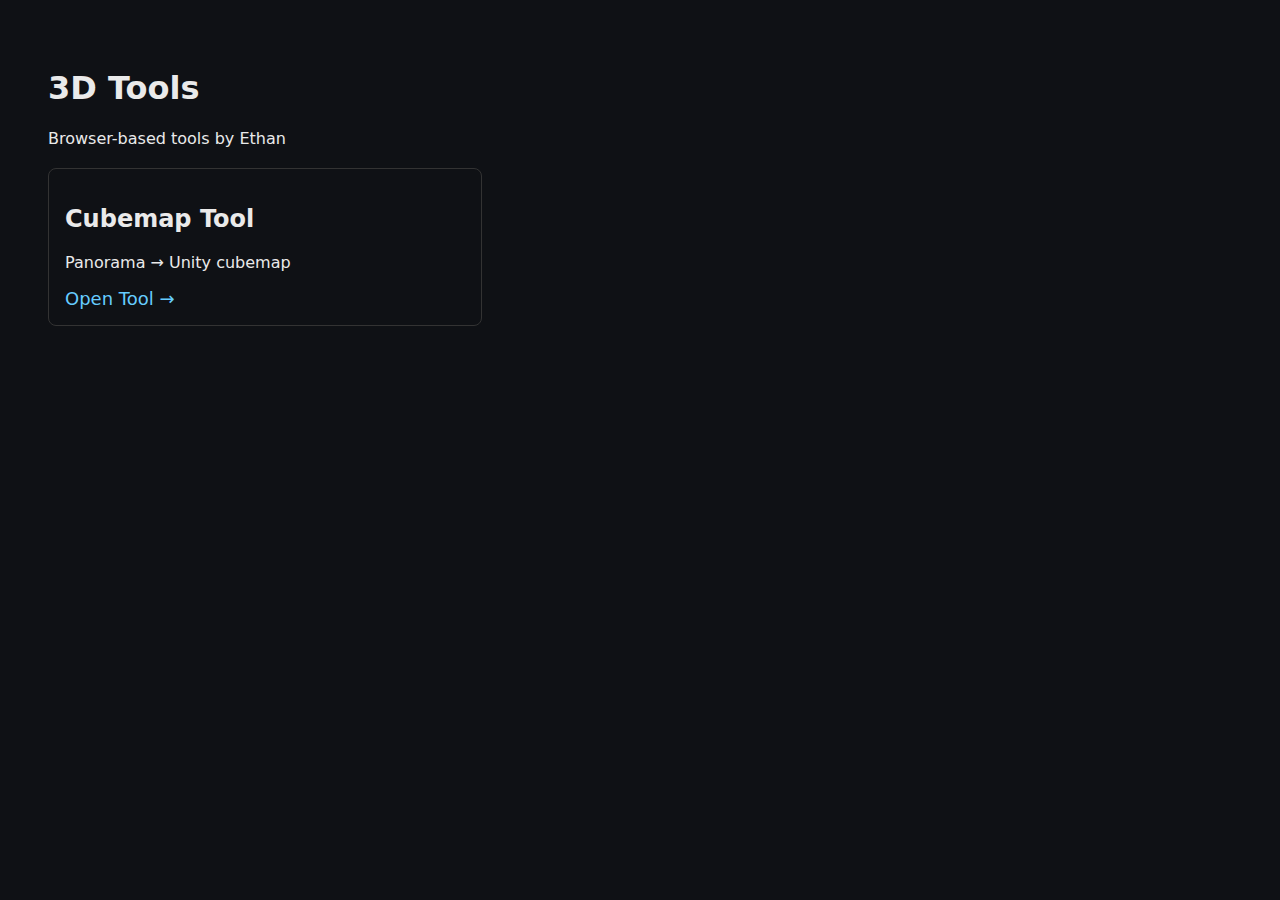
<file: index.html>
<!DOCTYPE html>
<html lang="en">
<head>
  <meta charset="UTF-8">
  <title>Ethan – 3D Tools</title>
  <style>
    body {
      font-family: system-ui, sans-serif;
      background: #0f1115;
      color: #eaeaea;
      padding: 40px;
    }
    a {
      color: #6cf;
      text-decoration: none;
      font-size: 18px;
    }
    .tool {
      margin-top: 20px;
      padding: 16px;
      border: 1px solid #333;
      border-radius: 8px;
      max-width: 400px;
    }
  </style>
</head>
<body>
  <h1>3D Tools</h1>
  <p>Browser-based tools by Ethan</p>

  <div class="tool">
    <h2>Cubemap Tool</h2>
    <p>Panorama → Unity cubemap</p>
    <a href="tools/cubemap/">Open Tool →</a>
  </div>
</body>
</html>
</file>
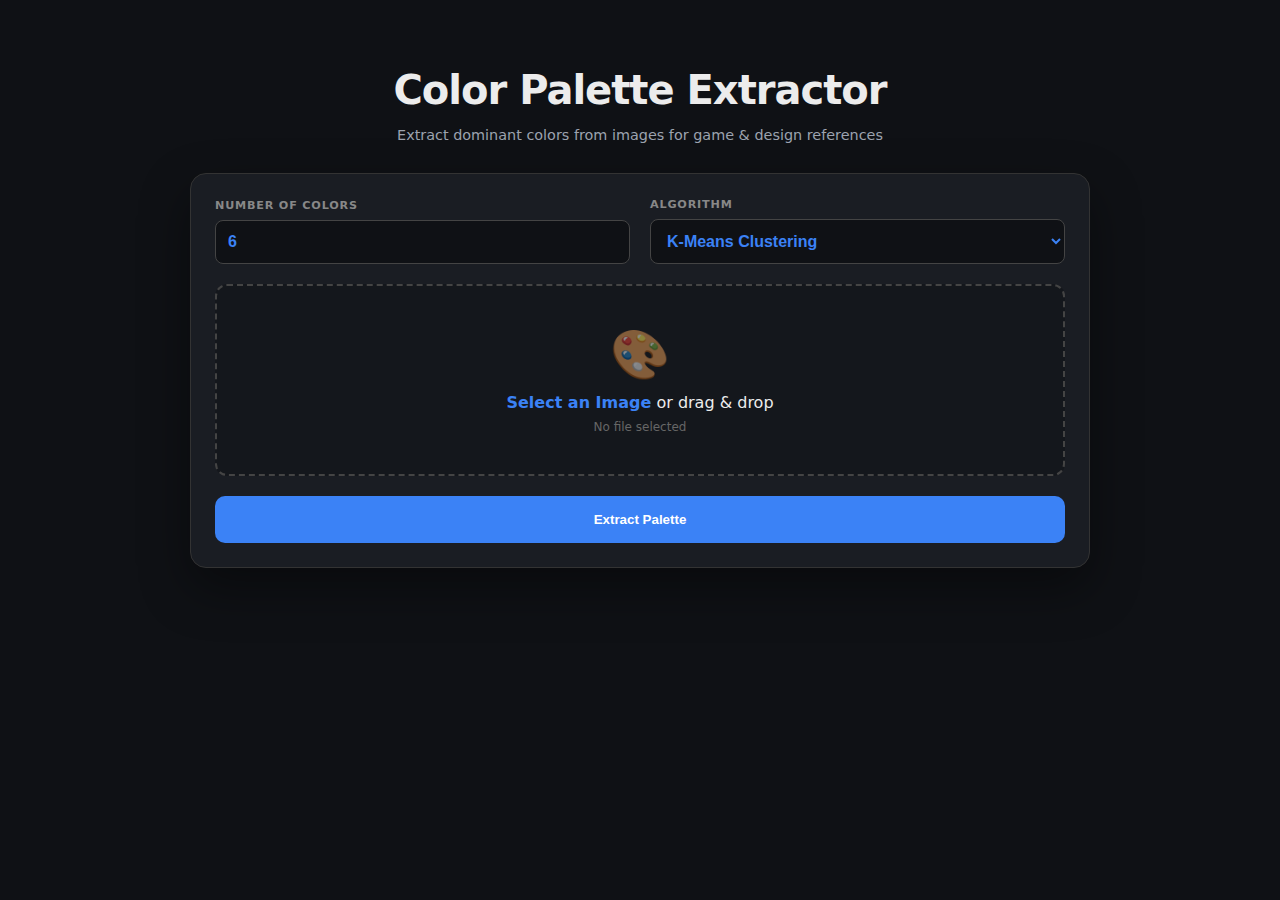
<file: tools/color-palette/index.html>
<!DOCTYPE html>
<html lang="en">
<head>
    <meta charset="UTF-8">
    <meta name="viewport" content="width=device-width, initial-scale=1.0">
    <title>Color Palette Extractor</title>
    <style>
        :root {
            --bg: #0f1115;
            --card: #1a1d23;
            --accent: #3b82f6;
            --success: #10b981;
            --text: #ececec;
            --border: #333;
            --danger: #ef4444;
        }

        * { box-sizing: border-box; }

        body {
            font-family: 'Inter', system-ui, -apple-system, sans-serif;
            background: var(--bg);
            color: var(--text);
            display: flex;
            flex-direction: column;
            align-items: center;
            padding: 40px 20px;
            margin: 0;
            min-height: 100vh;
        }

        .container { max-width: 900px; width: 100%; }
        
        h1 {
            font-weight: 800;
            letter-spacing: -1px;
            margin-bottom: 5px;
            text-align: center;
            font-size: 2.5rem;
        }
        
        .subtitle {
            color: #9ca3af;
            text-align: center;
            font-size: 0.9rem;
            margin-bottom: 30px;
        }

        .tool-card {
            background: var(--card);
            padding: 24px;
            border-radius: 16px;
            border: 1px solid var(--border);
            box-shadow: 0 20px 50px rgba(0,0,0,0.4);
            margin-bottom: 24px;
        }

        .settings-row {
            display: flex;
            gap: 20px;
            margin-bottom: 20px;
            align-items: flex-end;
        }

        .setting-group {
            flex: 1;
        }

        label {
            display: block;
            font-size: 0.7rem;
            color: #888;
            font-weight: 800;
            text-transform: uppercase;
            letter-spacing: 0.05rem;
            margin-bottom: 8px;
        }

        .input-box {
            background: #0f1115;
            border: 1px solid #444;
            color: var(--accent);
            padding: 12px;
            border-radius: 8px;
            width: 100%;
            font-weight: bold;
            font-size: 1rem;
            outline: none;
        }

        .file-upload {
            border: 2px dashed #444;
            padding: 40px;
            border-radius: 12px;
            text-align: center;
            cursor: pointer;
            background: rgba(0,0,0,0.2);
            transition: 0.2s;
            position: relative;
        }

        .file-upload:hover { 
            border-color: var(--accent);
            background: rgba(59, 130, 246, 0.05);
        }

        .file-upload.drag-over {
            border-color: var(--accent);
            background: rgba(59, 130, 246, 0.1);
        }

        .upload-icon {
            font-size: 3rem;
            margin-bottom: 10px;
            opacity: 0.5;
        }

        #extractBtn {
            width: 100%;
            background: var(--accent);
            color: white;
            border: none;
            padding: 16px;
            border-radius: 10px;
            font-weight: 700;
            cursor: pointer;
            transition: 0.2s;
            margin-top: 20px;
            display: flex;
            justify-content: center;
            align-items: center;
            gap: 10px;
        }

        #extractBtn:disabled {
            opacity: 0.5;
            cursor: wait;
        }

        .spinner {
            width: 18px;
            height: 18px;
            border: 3px solid rgba(255,255,255,0.3);
            border-radius: 50%;
            border-top-color: white;
            animation: spin 0.8s linear infinite;
            display: none;
        }

        @keyframes spin {
            to { transform: rotate(360deg); }
        }

        /* Results Section */
        #results {
            display: none;
        }

        .image-preview {
            width: 100%;
            max-height: 300px;
            object-fit: contain;
            border-radius: 12px;
            margin-bottom: 24px;
            border: 1px solid var(--border);
        }

        .palette-grid {
            display: grid;
            grid-template-columns: repeat(auto-fit, minmax(200px, 1fr));
            gap: 16px;
            margin-top: 24px;
        }

        .color-card {
            background: #0f1115;
            border: 1px solid var(--border);
            border-radius: 12px;
            overflow: hidden;
            cursor: pointer;
            transition: all 0.2s;
            position: relative;
        }

        .color-card:hover {
            transform: translateY(-4px);
            border-color: var(--accent);
            box-shadow: 0 8px 24px rgba(0,0,0,0.4);
        }

        .color-swatch {
            height: 120px;
            position: relative;
        }

        .percentage {
            position: absolute;
            top: 8px;
            right: 8px;
            background: rgba(0,0,0,0.7);
            padding: 4px 8px;
            border-radius: 6px;
            font-size: 0.75rem;
            font-weight: 600;
        }

        .color-info {
            padding: 12px;
        }

        .color-codes {
            display: flex;
            flex-direction: column;
            gap: 6px;
        }

        .color-code {
            display: flex;
            justify-content: space-between;
            align-items: center;
            font-size: 0.75rem;
        }

        .code-label {
            color: #888;
            font-weight: 600;
        }

        .code-value {
            font-family: 'Courier New', monospace;
            color: var(--text);
            background: rgba(0,0,0,0.3);
            padding: 4px 8px;
            border-radius: 4px;
            font-size: 0.7rem;
        }

        .copy-notification {
            position: fixed;
            bottom: 20px;
            right: 20px;
            background: var(--success);
            color: white;
            padding: 12px 20px;
            border-radius: 8px;
            font-weight: 600;
            box-shadow: 0 4px 12px rgba(0,0,0,0.3);
            opacity: 0;
            transition: opacity 0.3s;
            pointer-events: none;
        }

        .copy-notification.show {
            opacity: 1;
        }

        .export-section {
            margin-top: 24px;
            display: flex;
            gap: 12px;
        }

        .export-btn {
            flex: 1;
            background: rgba(59, 130, 246, 0.1);
            border: 1px solid var(--accent);
            color: var(--accent);
            padding: 12px;
            border-radius: 8px;
            font-weight: 600;
            cursor: pointer;
            transition: 0.2s;
        }

        .export-btn:hover {
            background: rgba(59, 130, 246, 0.2);
        }

        .back-btn {
            background: rgba(255,255,255,0.05);
            border: 1px solid #444;
            color: #888;
            padding: 12px 24px;
            border-radius: 8px;
            font-weight: 600;
            cursor: pointer;
            transition: 0.2s;
            margin-bottom: 20px;
            display: inline-flex;
            align-items: center;
            gap: 8px;
        }

        .back-btn:hover {
            border-color: var(--accent);
            color: var(--accent);
        }
    </style>
</head>
<body>

<div class="container">
    <h1>Color Palette Extractor</h1>
    <p class="subtitle">Extract dominant colors from images for game & design references</p>

    <div id="upload-section" class="tool-card">
        <div class="settings-row">
            <div class="setting-group">
                <label>Number of Colors</label>
                <input type="number" id="colorCount" value="6" min="2" max="12" class="input-box">
            </div>
            <div class="setting-group">
                <label>Algorithm</label>
                <select id="algorithm" class="input-box">
                    <option value="kmeans">K-Means Clustering</option>
                    <option value="median">Median Cut</option>
                </select>
            </div>
        </div>

        <div class="file-upload" id="fileUpload">
            <div class="upload-icon">🎨</div>
            <div>
                <span style="color: var(--accent); font-weight: bold;">Select an Image</span> or drag & drop
            </div>
            <input type="file" id="imageInput" accept="image/*" style="display:none">
            <div id="fileName" style="font-size: 0.75rem; color: #666; margin-top: 8px;">No file selected</div>
        </div>

        <button id="extractBtn">
            <div class="spinner" id="loader"></div>
            <span id="btnText">Extract Palette</span>
        </button>
    </div>

    <div id="results">
        <button class="back-btn" id="backBtn">← Extract Another Image</button>
        
        <div class="tool-card">
            <img id="previewImage" class="image-preview">
            
            <div class="palette-grid" id="paletteGrid"></div>

            <div class="export-section">
                <button class="export-btn" id="exportJSON">Export as JSON</button>
                <button class="export-btn" id="exportCSS">Export as CSS</button>
                <button class="export-btn" id="exportASE">Copy HEX Array</button>
            </div>
        </div>
    </div>
</div>

<div class="copy-notification" id="copyNotification">Copied to clipboard!</div>

<script>
let currentPalette = [];
let currentImageURL = null;

const fileUpload = document.getElementById('fileUpload');
const imageInput = document.getElementById('imageInput');
const extractBtn = document.getElementById('extractBtn');
const uploadSection = document.getElementById('upload-section');
const resultsSection = document.getElementById('results');
const paletteGrid = document.getElementById('paletteGrid');
const previewImage = document.getElementById('previewImage');

// Drag & Drop
fileUpload.addEventListener('dragover', (e) => {
    e.preventDefault();
    fileUpload.classList.add('drag-over');
});

fileUpload.addEventListener('dragleave', () => {
    fileUpload.classList.remove('drag-over');
});

fileUpload.addEventListener('drop', (e) => {
    e.preventDefault();
    fileUpload.classList.remove('drag-over');
    const file = e.dataTransfer.files[0];
    if (file && file.type.startsWith('image/')) {
        imageInput.files = e.dataTransfer.files;
        document.getElementById('fileName').textContent = file.name;
    }
});

fileUpload.onclick = () => imageInput.click();

imageInput.onchange = (e) => {
    const file = e.target.files[0];
    if (file) {
        document.getElementById('fileName').textContent = file.name;
    }
};

// K-Means Clustering
function kMeansColors(pixels, k, maxIterations = 20) {
    // Initialize centroids randomly
    let centroids = [];
    for (let i = 0; i < k; i++) {
        const idx = Math.floor(Math.random() * pixels.length);
        centroids.push([...pixels[idx]]);
    }

    for (let iter = 0; iter < maxIterations; iter++) {
        // Assign pixels to nearest centroid
        const clusters = Array(k).fill(null).map(() => []);
        
        for (const pixel of pixels) {
            let minDist = Infinity;
            let clusterIdx = 0;
            
            for (let i = 0; i < k; i++) {
                const dist = Math.pow(pixel[0] - centroids[i][0], 2) +
                           Math.pow(pixel[1] - centroids[i][1], 2) +
                           Math.pow(pixel[2] - centroids[i][2], 2);
                if (dist < minDist) {
                    minDist = dist;
                    clusterIdx = i;
                }
            }
            clusters[clusterIdx].push(pixel);
        }

        // Update centroids
        let changed = false;
        for (let i = 0; i < k; i++) {
            if (clusters[i].length === 0) continue;
            
            const newCentroid = [
                Math.round(clusters[i].reduce((sum, p) => sum + p[0], 0) / clusters[i].length),
                Math.round(clusters[i].reduce((sum, p) => sum + p[1], 0) / clusters[i].length),
                Math.round(clusters[i].reduce((sum, p) => sum + p[2], 0) / clusters[i].length)
            ];
            
            if (newCentroid[0] !== centroids[i][0] || 
                newCentroid[1] !== centroids[i][1] || 
                newCentroid[2] !== centroids[i][2]) {
                changed = true;
                centroids[i] = newCentroid;
            }
        }
        
        if (!changed) break;
    }

    // Calculate percentages
    const total = pixels.length;
    const clusterSizes = Array(k).fill(0);
    
    for (const pixel of pixels) {
        let minDist = Infinity;
        let clusterIdx = 0;
        
        for (let i = 0; i < k; i++) {
            const dist = Math.pow(pixel[0] - centroids[i][0], 2) +
                       Math.pow(pixel[1] - centroids[i][1], 2) +
                       Math.pow(pixel[2] - centroids[i][2], 2);
            if (dist < minDist) {
                minDist = dist;
                clusterIdx = i;
            }
        }
        clusterSizes[clusterIdx]++;
    }

    return centroids.map((color, i) => ({
        rgb: color,
        percentage: (clusterSizes[i] / total * 100).toFixed(1)
    })).sort((a, b) => b.percentage - a.percentage);
}

// Median Cut Algorithm
function medianCutColors(pixels, depth) {
    if (depth === 0 || pixels.length === 0) {
        const avg = [
            Math.round(pixels.reduce((sum, p) => sum + p[0], 0) / pixels.length),
            Math.round(pixels.reduce((sum, p) => sum + p[1], 0) / pixels.length),
            Math.round(pixels.reduce((sum, p) => sum + p[2], 0) / pixels.length)
        ];
        return [{ rgb: avg, percentage: (pixels.length / pixels.length * 100).toFixed(1) }];
    }

    // Find channel with greatest range
    const ranges = [0, 1, 2].map(i => {
        const vals = pixels.map(p => p[i]);
        return Math.max(...vals) - Math.min(...vals);
    });
    const channel = ranges.indexOf(Math.max(...ranges));

    // Sort by channel and split
    pixels.sort((a, b) => a[channel] - b[channel]);
    const mid = Math.floor(pixels.length / 2);

    return [
        ...medianCutColors(pixels.slice(0, mid), depth - 1),
        ...medianCutColors(pixels.slice(mid), depth - 1)
    ];
}

// Extract colors
async function extractColors(imageFile, numColors, algorithm) {
    return new Promise((resolve) => {
        const img = new Image();
        const url = URL.createObjectURL(imageFile);
        
        img.onload = () => {
            // Sample image
            const canvas = document.createElement('canvas');
            const maxDim = 400; // Downsample for performance
            const scale = Math.min(1, maxDim / Math.max(img.width, img.height));
            
            canvas.width = img.width * scale;
            canvas.height = img.height * scale;
            
            const ctx = canvas.getContext('2d');
            ctx.drawImage(img, 0, 0, canvas.width, canvas.height);
            
            const imageData = ctx.getImageData(0, 0, canvas.width, canvas.height);
            const pixels = [];
            
            // Sample pixels (skip some for performance)
            for (let i = 0; i < imageData.data.length; i += 16) {
                const r = imageData.data[i];
                const g = imageData.data[i + 1];
                const b = imageData.data[i + 2];
                const a = imageData.data[i + 3];
                
                if (a > 128) { // Skip transparent pixels
                    pixels.push([r, g, b]);
                }
            }
            
            let colors;
            if (algorithm === 'kmeans') {
                colors = kMeansColors(pixels, numColors);
            } else {
                const depth = Math.ceil(Math.log2(numColors));
                colors = medianCutColors(pixels, depth).slice(0, numColors);
            }
            
            URL.revokeObjectURL(url);
            resolve(colors);
        };
        
        img.src = url;
    });
}

// Color format converters
function rgbToHex(rgb) {
    return '#' + rgb.map(x => x.toString(16).padStart(2, '0')).join('');
}

function rgbToHsl(rgb) {
    const r = rgb[0] / 255;
    const g = rgb[1] / 255;
    const b = rgb[2] / 255;
    
    const max = Math.max(r, g, b);
    const min = Math.min(r, g, b);
    let h, s, l = (max + min) / 2;
    
    if (max === min) {
        h = s = 0;
    } else {
        const d = max - min;
        s = l > 0.5 ? d / (2 - max - min) : d / (max + min);
        
        switch (max) {
            case r: h = ((g - b) / d + (g < b ? 6 : 0)) / 6; break;
            case g: h = ((b - r) / d + 2) / 6; break;
            case b: h = ((r - g) / d + 4) / 6; break;
        }
    }
    
    return [
        Math.round(h * 360),
        Math.round(s * 100),
        Math.round(l * 100)
    ];
}

// Copy to clipboard
function copyToClipboard(text) {
    navigator.clipboard.writeText(text).then(() => {
        const notification = document.getElementById('copyNotification');
        notification.classList.add('show');
        setTimeout(() => notification.classList.remove('show'), 2000);
    });
}

// Render palette
function renderPalette(colors) {
    paletteGrid.innerHTML = '';
    currentPalette = colors;
    
    colors.forEach(color => {
        const hex = rgbToHex(color.rgb);
        const hsl = rgbToHsl(color.rgb);
        
        const card = document.createElement('div');
        card.className = 'color-card';
        card.onclick = () => copyToClipboard(hex);
        
        card.innerHTML = `
            <div class="color-swatch" style="background: ${hex}">
                <div class="percentage">${color.percentage}%</div>
            </div>
            <div class="color-info">
                <div class="color-codes">
                    <div class="color-code">
                        <span class="code-label">HEX</span>
                        <span class="code-value">${hex}</span>
                    </div>
                    <div class="color-code">
                        <span class="code-label">RGB</span>
                        <span class="code-value">${color.rgb.join(', ')}</span>
                    </div>
                    <div class="color-code">
                        <span class="code-label">HSL</span>
                        <span class="code-value">${hsl[0]}°, ${hsl[1]}%, ${hsl[2]}%</span>
                    </div>
                </div>
            </div>
        `;
        
        paletteGrid.appendChild(card);
    });
}

// Extract button
extractBtn.onclick = async () => {
    const file = imageInput.files[0];
    if (!file) return;
    
    const numColors = parseInt(document.getElementById('colorCount').value);
    const algorithm = document.getElementById('algorithm').value;
    
    extractBtn.disabled = true;
    document.getElementById('loader').style.display = 'block';
    document.getElementById('btnText').textContent = 'Analyzing...';
    
    try {
        const colors = await extractColors(file, numColors, algorithm);
        
        // Clean up old image URL
        if (currentImageURL) {
            URL.revokeObjectURL(currentImageURL);
        }
        
        currentImageURL = URL.createObjectURL(file);
        previewImage.src = currentImageURL;
        
        renderPalette(colors);
        
        uploadSection.style.display = 'none';
        resultsSection.style.display = 'block';
    } catch (error) {
        alert('Error processing image: ' + error.message);
    } finally {
        extractBtn.disabled = false;
        document.getElementById('loader').style.display = 'none';
        document.getElementById('btnText').textContent = 'Extract Palette';
    }
};

// Back button
document.getElementById('backBtn').onclick = () => {
    uploadSection.style.display = 'block';
    resultsSection.style.display = 'none';
    if (currentImageURL) {
        URL.revokeObjectURL(currentImageURL);
        currentImageURL = null;
    }
};

// Export functions
document.getElementById('exportJSON').onclick = () => {
    const data = currentPalette.map(c => ({
        hex: rgbToHex(c.rgb),
        rgb: c.rgb,
        hsl: rgbToHsl(c.rgb),
        percentage: parseFloat(c.percentage)
    }));
    
    const json = JSON.stringify(data, null, 2);
    const blob = new Blob([json], { type: 'application/json' });
    const url = URL.createObjectURL(blob);
    const a = document.createElement('a');
    a.href = url;
    a.download = 'palette.json';
    a.click();
    URL.revokeObjectURL(url);
};

document.getElementById('exportCSS').onclick = () => {
    let css = ':root {\n';
    currentPalette.forEach((c, i) => {
        css += `  --color-${i + 1}: ${rgbToHex(c.rgb)};\n`;
    });
    css += '}';
    
    copyToClipboard(css);
};

document.getElementById('exportASE').onclick = () => {
    const hexArray = currentPalette.map(c => rgbToHex(c.rgb)).join(', ');
    copyToClipboard(`[${hexArray}]`);
};

// Cleanup
window.addEventListener('beforeunload', () => {
    if (currentImageURL) {
        URL.revokeObjectURL(currentImageURL);
    }
});
</script>

</body>
</html>
</file>
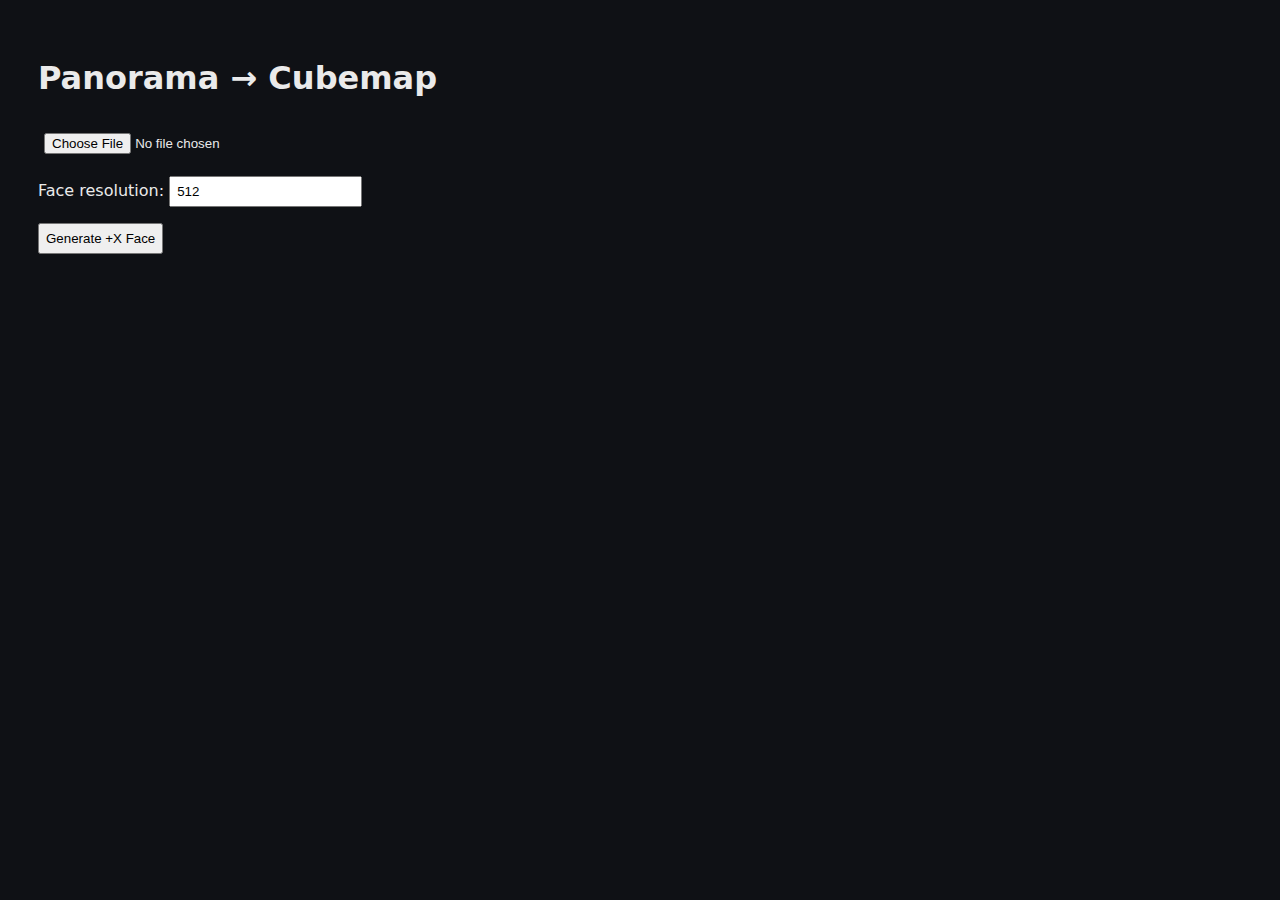
<file: tools/cubemap/index.html>
<!DOCTYPE html>
<html lang="en">
<head>
  <meta charset="UTF-8">
  <title>Cubemap Tool</title>
  <style>
    body {
      font-family: system-ui, sans-serif;
      background: #0f1115;
      color: #eaeaea;
      padding: 30px;
    }
    input, button {
      margin: 8px 0;
      padding: 6px;
    }
    canvas {
      display: block;
      margin-top: 20px;
      border: 1px solid #333;
    }
  </style>
</head>
<body>

  <h1>Panorama → Cubemap</h1>

  <input type="file" id="panoInput" accept="image/*"><br>
  <label>Face resolution:</label>
  <input type="number" id="resInput" value="512"><br>

  <button id="generateBtn">Generate +X Face</button>

  <canvas id="previe
</file>
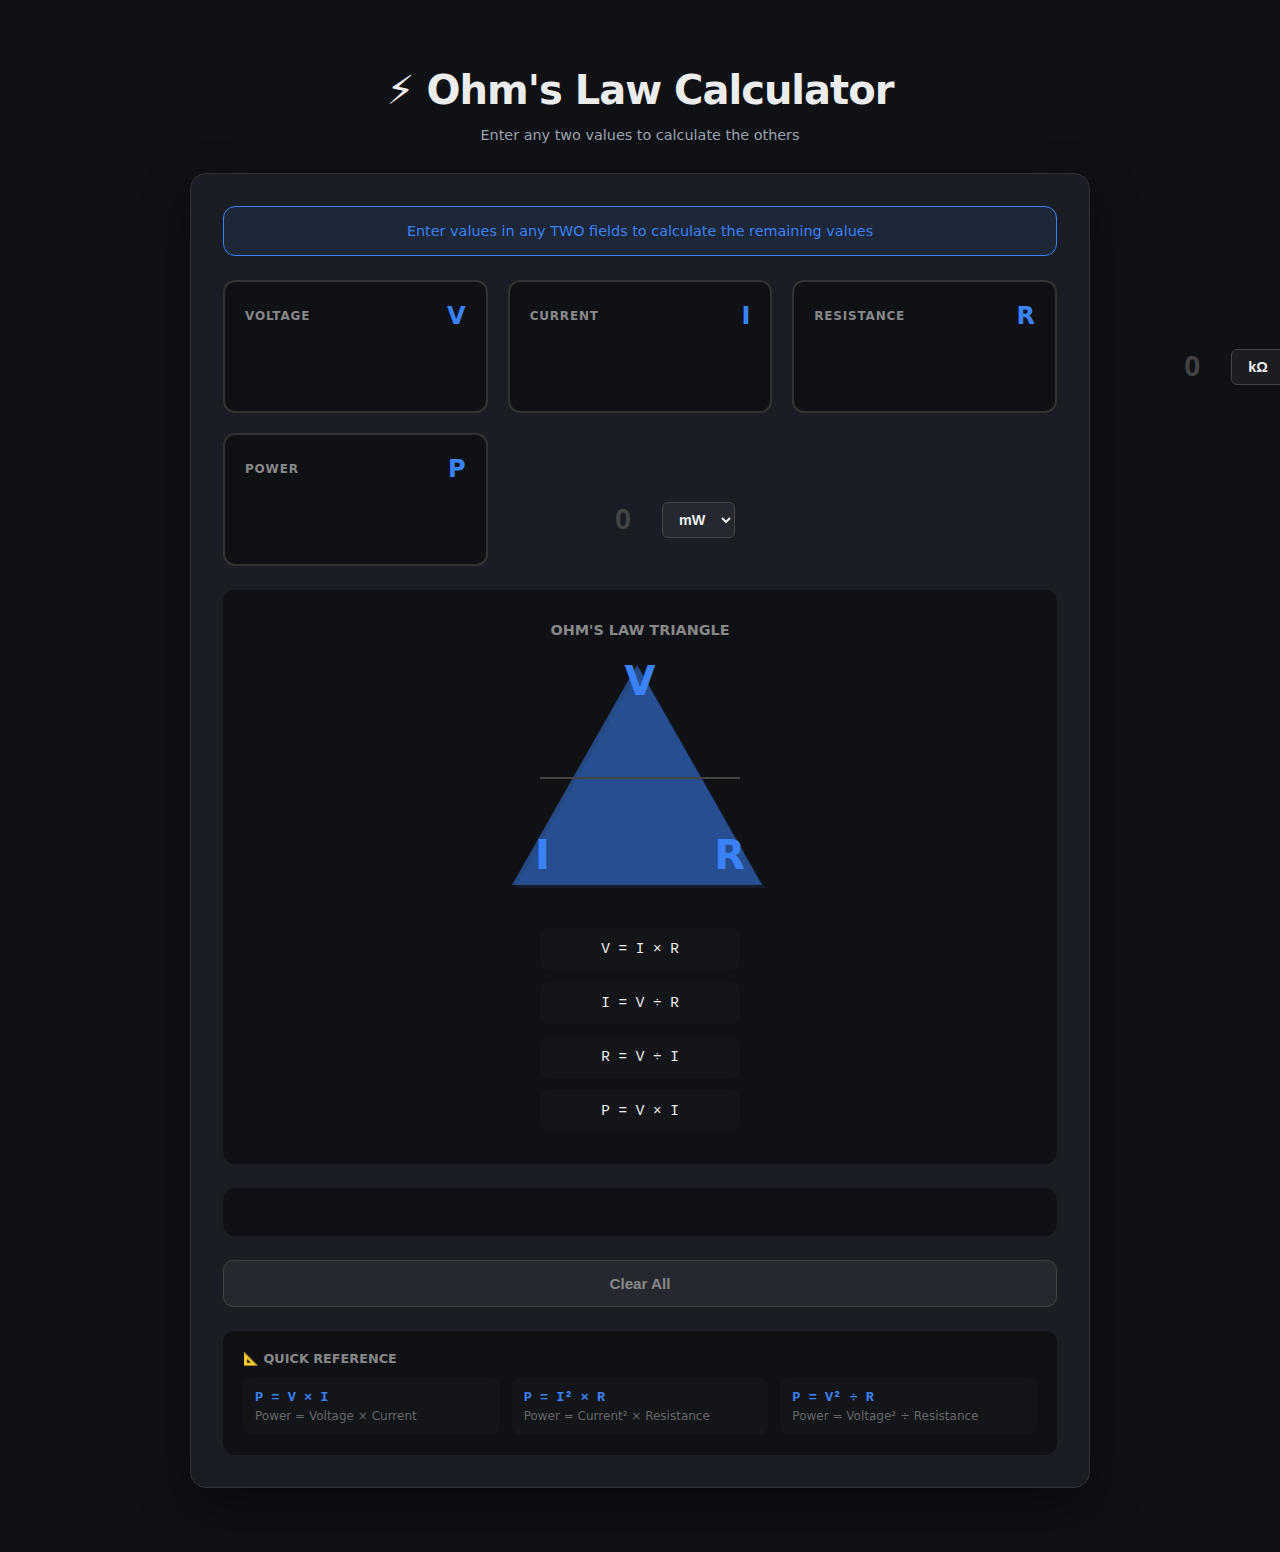
<file: tools/ohms-law/index.html>
<!DOCTYPE html>
<html lang="en">
<head>
    <meta charset="UTF-8">
    <meta name="viewport" content="width=device-width, initial-scale=1.0">
    <title>Ohm's Law Calculator</title>
    <style>
        :root {
            --bg: #0f1115;
            --card: #1a1d23;
            --accent: #3b82f6;
            --success: #10b981;
            --text: #ececec;
            --border: #333;
            --danger: #ef4444;
            --warning: #f59e0b;
        }

        * { box-sizing: border-box; }

        body {
            font-family: 'Inter', system-ui, -apple-system, sans-serif;
            background: var(--bg);
            color: var(--text);
            display: flex;
            flex-direction: column;
            align-items: center;
            padding: 40px 20px;
            margin: 0;
            min-height: 100vh;
        }

        .container { max-width: 900px; width: 100%; }
        
        h1 {
            font-weight: 800;
            letter-spacing: -1px;
            margin-bottom: 5px;
            text-align: center;
            font-size: 2.5rem;
        }
        
        .subtitle {
            color: #9ca3af;
            text-align: center;
            font-size: 0.9rem;
            margin-bottom: 30px;
        }

        .tool-card {
            background: var(--card);
            padding: 32px;
            border-radius: 16px;
            border: 1px solid var(--border);
            box-shadow: 0 20px 50px rgba(0,0,0,0.4);
            margin-bottom: 24px;
        }

        .instruction {
            background: rgba(59, 130, 246, 0.1);
            border: 1px solid var(--accent);
            padding: 16px;
            border-radius: 12px;
            margin-bottom: 24px;
            text-align: center;
            font-size: 0.9rem;
            color: var(--accent);
        }

        /* Calculator Grid */
        .calc-grid {
            display: grid;
            grid-template-columns: repeat(auto-fit, minmax(240px, 1fr));
            gap: 20px;
            margin-bottom: 24px;
            width: 100%;
        }

        .input-group {
            background: #0f1115;
            padding: 20px;
            border-radius: 12px;
            border: 2px solid var(--border);
            transition: all 0.2s;
            min-width: 0;
        }

        .input-group.active {
            border-color: var(--accent);
            background: rgba(59, 130, 246, 0.05);
        }

        .input-group.disabled {
            opacity: 0.5;
            pointer-events: none;
        }

        .input-group.calculated {
            border-color: var(--success);
            background: rgba(16, 185, 129, 0.05);
        }

        .input-label {
            display: flex;
            justify-content: space-between;
            align-items: center;
            margin-bottom: 12px;
        }

        .label-name {
            font-size: 0.75rem;
            color: #888;
            font-weight: 600;
            text-transform: uppercase;
            letter-spacing: 0.05rem;
        }

        .label-symbol {
            font-size: 1.5rem;
            font-weight: 800;
            color: var(--accent);
        }

        .input-row {
            display: flex;
            gap: 8px;
            align-items: center;
        }

        .value-input {
            flex: 1;
            background: transparent;
            border: none;
            color: var(--text);
            font-size: 1.8rem;
            font-weight: 700;
            padding: 8px;
            outline: none;
            text-align: right;
        }

        .value-input::placeholder {
            color: #444;
        }

        .unit-select {
            background: rgba(255,255,255,0.05);
            border: 1px solid #444;
            color: var(--text);
            padding: 8px 12px;
            border-radius: 6px;
            font-size: 0.9rem;
            font-weight: 600;
            cursor: pointer;
            outline: none;
        }

        /* Triangle Diagram */
        .diagram-section {
            background: #0f1115;
            padding: 32px;
            border-radius: 12px;
            margin-bottom: 24px;
            display: flex;
            flex-direction: column;
            align-items: center;
        }

        .triangle-container {
            position: relative;
            width: 250px;
            height: 220px;
            margin: 20px 0;
        }

        .triangle {
            width: 0;
            height: 0;
            border-left: 125px solid transparent;
            border-right: 125px solid transparent;
            border-bottom: 220px solid rgba(59, 130, 246, 0.1);
            position: absolute;
            top: 0;
            left: 0;
        }

        .triangle-border {
            width: 0;
            height: 0;
            border-left: 125px solid transparent;
            border-right: 125px solid transparent;
            border-bottom: 220px solid var(--accent);
            position: absolute;
            top: -3px;
            left: -3px;
            opacity: 0.5;
        }

        .triangle-label {
            position: absolute;
            font-size: 2.5rem;
            font-weight: 800;
            color: var(--accent);
        }

        .label-v { top: -10px; left: 50%; transform: translateX(-50%); }
        .label-i { bottom: 10px; left: 20px; }
        .label-r { bottom: 10px; right: 20px; }

        .triangle-line {
            position: absolute;
            height: 2px;
            background: #444;
            left: 50%;
            top: 50%;
            width: 200px;
            transform: translateX(-50%) translateY(-50%);
        }

        /* Formulas */
        .formulas {
            display: grid;
            grid-template-columns: repeat(auto-fit, minmax(200px, 1fr));
            gap: 12px;
            margin-top: 20px;
        }

        .formula-box {
            background: rgba(255,255,255,0.02);
            padding: 12px;
            border-radius: 8px;
            text-align: center;
            font-family: 'Courier New', monospace;
            font-size: 0.9rem;
            border: 1px solid transparent;
        }

        .formula-box.active {
            border-color: var(--accent);
            background: rgba(59, 130, 246, 0.1);
        }

        /* Results & Warnings */
        .results-section {
            background: #0f1115;
            padding: 24px;
            border-radius: 12px;
            margin-bottom: 24px;
        }

        .warning-box {
            background: rgba(245, 158, 11, 0.1);
            border: 1px solid var(--warning);
            padding: 16px;
            border-radius: 8px;
            margin-bottom: 16px;
            display: none;
        }

        .warning-box.show {
            display: block;
        }

        .warning-title {
            font-weight: 700;
            color: var(--warning);
            margin-bottom: 8px;
            display: flex;
            align-items: center;
            gap: 8px;
        }

        .warning-text {
            font-size: 0.9rem;
            color: #888;
        }

        .power-ratings {
            display: flex;
            gap: 8px;
            flex-wrap: wrap;
            margin-top: 12px;
        }

        .rating-badge {
            padding: 6px 12px;
            border-radius: 6px;
            font-size: 0.75rem;
            font-weight: 600;
            background: rgba(255,255,255,0.05);
            color: #666;
        }

        .rating-badge.safe {
            background: rgba(16, 185, 129, 0.2);
            color: var(--success);
        }

        .rating-badge.warning {
            background: rgba(245, 158, 11, 0.2);
            color: var(--warning);
        }

        .rating-badge.danger {
            background: rgba(239, 68, 68, 0.2);
            color: var(--danger);
        }

        /* Action Buttons */
        .actions {
            display: flex;
            gap: 12px;
        }

        .btn {
            flex: 1;
            padding: 14px;
            border-radius: 10px;
            font-weight: 600;
            cursor: pointer;
            transition: all 0.2s;
            border: none;
            font-size: 0.95rem;
        }

        .btn-clear {
            background: rgba(255,255,255,0.05);
            color: #888;
            border: 1px solid #444;
        }

        .btn-clear:hover {
            background: rgba(255,255,255,0.1);
            color: var(--text);
        }

        /* Reference */
        .reference {
            background: #0f1115;
            padding: 20px;
            border-radius: 12px;
            margin-top: 24px;
        }

        .ref-title {
            font-size: 0.8rem;
            color: #888;
            font-weight: 600;
            text-transform: uppercase;
            margin-bottom: 12px;
        }

        .ref-grid {
            display: grid;
            grid-template-columns: repeat(auto-fit, minmax(250px, 1fr));
            gap: 12px;
        }

        .ref-item {
            background: rgba(255,255,255,0.02);
            padding: 12px;
            border-radius: 8px;
            font-size: 0.85rem;
        }

        .ref-formula {
            font-family: 'Courier New', monospace;
            color: var(--accent);
            font-weight: 600;
            margin-bottom: 4px;
        }

        .ref-desc {
            color: #666;
            font-size: 0.75rem;
        }
    </style>
</head>
<body>

<div class="container">
    <h1>⚡ Ohm's Law Calculator</h1>
    <p class="subtitle">Enter any two values to calculate the others</p>

    <div class="tool-card">
        <div class="instruction">
            Enter values in any TWO fields to calculate the remaining values
        </div>

        <div class="calc-grid">
            <!-- Voltage -->
            <div class="input-group" id="vGroup">
                <div class="input-label">
                    <span class="label-name">Voltage</span>
                    <span class="label-symbol">V</span>
                </div>
                <div class="input-row">
                    <input type="number" class="value-input" id="vInput" placeholder="0" step="any">
                    <select class="unit-select" id="vUnit">
                        <option value="1">V</option>
                        <option value="0.001">mV</option>
                        <option value="1000">kV</option>
                    </select>
                </div>
            </div>

            <!-- Current -->
            <div class="input-group" id="iGroup">
                <div class="input-label">
                    <span class="label-name">Current</span>
                    <span class="label-symbol">I</span>
                </div>
                <div class="input-row">
                    <input type="number" class="value-input" id="iInput" placeholder="0" step="any">
                    <select class="unit-select" id="iUnit">
                        <option value="1">A</option>
                        <option value="0.001" selected>mA</option>
                        <option value="0.000001">µA</option>
                    </select>
                </div>
            </div>

            <!-- Resistance -->
            <div class="input-group" id="rGroup">
                <div class="input-label">
                    <span class="label-name">Resistance</span>
                    <span class="label-symbol">R</span>
                </div>
                <div class="input-row">
                    <input type="number" class="value-input" id="rInput" placeholder="0" step="any">
                    <select class="unit-select" id="rUnit">
                        <option value="1">Ω</option>
                        <option value="1000" selected>kΩ</option>
                        <option value="1000000">MΩ</option>
                    </select>
                </div>
            </div>

            <!-- Power -->
            <div class="input-group" id="pGroup">
                <div class="input-label">
                    <span class="label-name">Power</span>
                    <span class="label-symbol">P</span>
                </div>
                <div class="input-row">
                    <input type="number" class="value-input" id="pInput" placeholder="0" step="any">
                    <select class="unit-select" id="pUnit">
                        <option value="1">W</option>
                        <option value="0.001" selected>mW</option>
                        <option value="1000">kW</option>
                    </select>
                </div>
            </div>
        </div>

        <!-- Triangle Diagram -->
        <div class="diagram-section">
            <h3 style="margin: 0 0 10px 0; color: #888; font-size: 0.9rem; text-transform: uppercase;">Ohm's Law Triangle</h3>
            <div class="triangle-container">
                <div class="triangle-border"></div>
                <div class="triangle"></div>
                <div class="triangle-line"></div>
                <div class="triangle-label label-v">V</div>
                <div class="triangle-label label-i">I</div>
                <div class="triangle-label label-r">R</div>
            </div>
            <div class="formulas">
                <div class="formula-box" id="formula1">V = I × R</div>
                <div class="formula-box" id="formula2">I = V ÷ R</div>
                <div class="formula-box" id="formula3">R = V ÷ I</div>
                <div class="formula-box" id="formula4">P = V × I</div>
            </div>
        </div>

        <!-- Warnings -->
        <div class="results-section">
            <div class="warning-box" id="powerWarning">
                <div class="warning-title">
                    <span>⚠️</span>
                    <span>Power Dissipation Warning</span>
                </div>
                <div class="warning-text" id="warningText"></div>
                <div class="power-ratings" id="powerRatings"></div>
            </div>
        </div>

        <!-- Actions -->
        <div class="actions">
            <button class="btn btn-clear" id="clearBtn">Clear All</button>
        </div>

        <!-- Reference -->
        <div class="reference">
            <div class="ref-title">📐 Quick Reference</div>
            <div class="ref-grid">
                <div class="ref-item">
                    <div class="ref-formula">P = V × I</div>
                    <div class="ref-desc">Power = Voltage × Current</div>
                </div>
                <div class="ref-item">
                    <div class="ref-formula">P = I² × R</div>
                    <div class="ref-desc">Power = Current² × Resistance</div>
                </div>
                <div class="ref-item">
                    <div class="ref-formula">P = V² ÷ R</div>
                    <div class="ref-desc">Power = Voltage² ÷ Resistance</div>
                </div>
            </div>
        </div>
    </div>
</div>

<script>
const inputs = {
    v: document.getElementById('vInput'),
    i: document.getElementById('iInput'),
    r: document.getElementById('rInput'),
    p: document.getElementById('pInput')
};

const units = {
    v: document.getElementById('vUnit'),
    i: document.getElementById('iUnit'),
    r: document.getElementById('rUnit'),
    p: document.getElementById('pUnit')
};

const groups = {
    v: document.getElementById('vGroup'),
    i: document.getElementById('iGroup'),
    r: document.getElementById('rGroup'),
    p: document.getElementById('pGroup')
};

const powerRatings = [0.125, 0.25, 0.5, 1, 2, 5, 10]; // Watts

function getBaseValue(key) {
    const val = parseFloat(inputs[key].value);
    const unit = parseFloat(units[key].value);
    return isNaN(val) ? null : val * unit;
}

function setDisplayValue(key, baseValue) {
    if (baseValue === null) return;
    const unit = parseFloat(units[key].value);
    inputs[key].value = (baseValue / unit).toFixed(6).replace(/\.?0+$/, '');
}

function countFilledInputs() {
    return Object.keys(inputs).filter(k => getBaseValue(k) !== null).length;
}

function highlightFormula(...ids) {
    document.querySelectorAll('.formula-box').forEach(box => box.classList.remove('active'));
    ids.forEach(id => document.getElementById(id).classList.add('active'));
}

function calculate() {
    const V = getBaseValue('v');
    const I = getBaseValue('i');
    const R = getBaseValue('r');
    const P = getBaseValue('p');

    const filled = countFilledInputs();

    // Reset states
    Object.values(groups).forEach(g => {
        g.classList.remove('calculated', 'disabled');
    });

    if (filled === 0) {
        highlightFormula();
        updatePowerWarning(null);
        return;
    }

    if (filled === 1) {
        highlightFormula();
        updatePowerWarning(null);
        return;
    }

    // Calculate based on what's filled
    let calculated = {};

    // V and I known
    if (V !== null && I !== null) {
        calculated.r = V / I;
        calculated.p = V * I;
        highlightFormula('formula1', 'formula4');
    }
    // V and R known
    else if (V !== null && R !== null) {
        calculated.i = V / R;
        calculated.p = (V * V) / R;
        highlightFormula('formula2');
    }
    // V and P known
    else if (V !== null && P !== null) {
        calculated.i = P / V;
        calculated.r = (V * V) / P;
        highlightFormula('formula4');
    }
    // I and R known
    else if (I !== null && R !== null) {
        calculated.v = I * R;
        calculated.p = I * I * R;
        highlightFormula('formula1');
    }
    // I and P known
    else if (I !== null && P !== null) {
        calculated.v = P / I;
        calculated.r = P / (I * I);
        highlightFormula('formula4');
    }
    // R and P known
    else if (R !== null && P !== null) {
        calculated.v = Math.sqrt(P * R);
        calculated.i = Math.sqrt(P / R);
        highlightFormula();
    }

    // Set calculated values
    Object.keys(calculated).forEach(key => {
        setDisplayValue(key, calculated[key]);
        groups[key].classList.add('calculated');
    });

    // Update power warning
    const finalP = getBaseValue('p');
    updatePowerWarning(finalP);
}

function updatePowerWarning(power) {
    const warningBox = document.getElementById('powerWarning');
    const warningText = document.getElementById('warningText');
    const ratingsDiv = document.getElementById('powerRatings');

    if (power === null || power <= 0) {
        warningBox.classList.remove('show');
        return;
    }

    warningBox.classList.add('show');
    warningText.textContent = `Power dissipation: ${(power * 1000).toFixed(2)} mW (${power.toFixed(3)} W)`;

    // Show ratings
    ratingsDiv.innerHTML = '';
    powerRatings.forEach(rating => {
        const badge = document.createElement('div');
        badge.className = 'rating-badge';
        
        if (power <= rating * 0.5) {
            badge.classList.add('safe');
        } else if (power <= rating * 0.8) {
            badge.classList.add('warning');
        } else if (power > rating) {
            badge.classList.add('danger');
        }
        
        badge.textContent = rating >= 1 ? `${rating}W` : `${rating * 1000}mW`;
        ratingsDiv.appendChild(badge);
    });
}

// Event listeners
Object.values(inputs).forEach(input => {
    input.addEventListener('input', calculate);
});

Object.values(units).forEach(unit => {
    unit.addEventListener('change', calculate);
});

document.getElementById('clearBtn').addEventListener('click', () => {
    Object.values(inputs).forEach(input => input.value = '');
    calculate();
});

// Initial state
calculate();
</script>

</body>
</html>
</file>
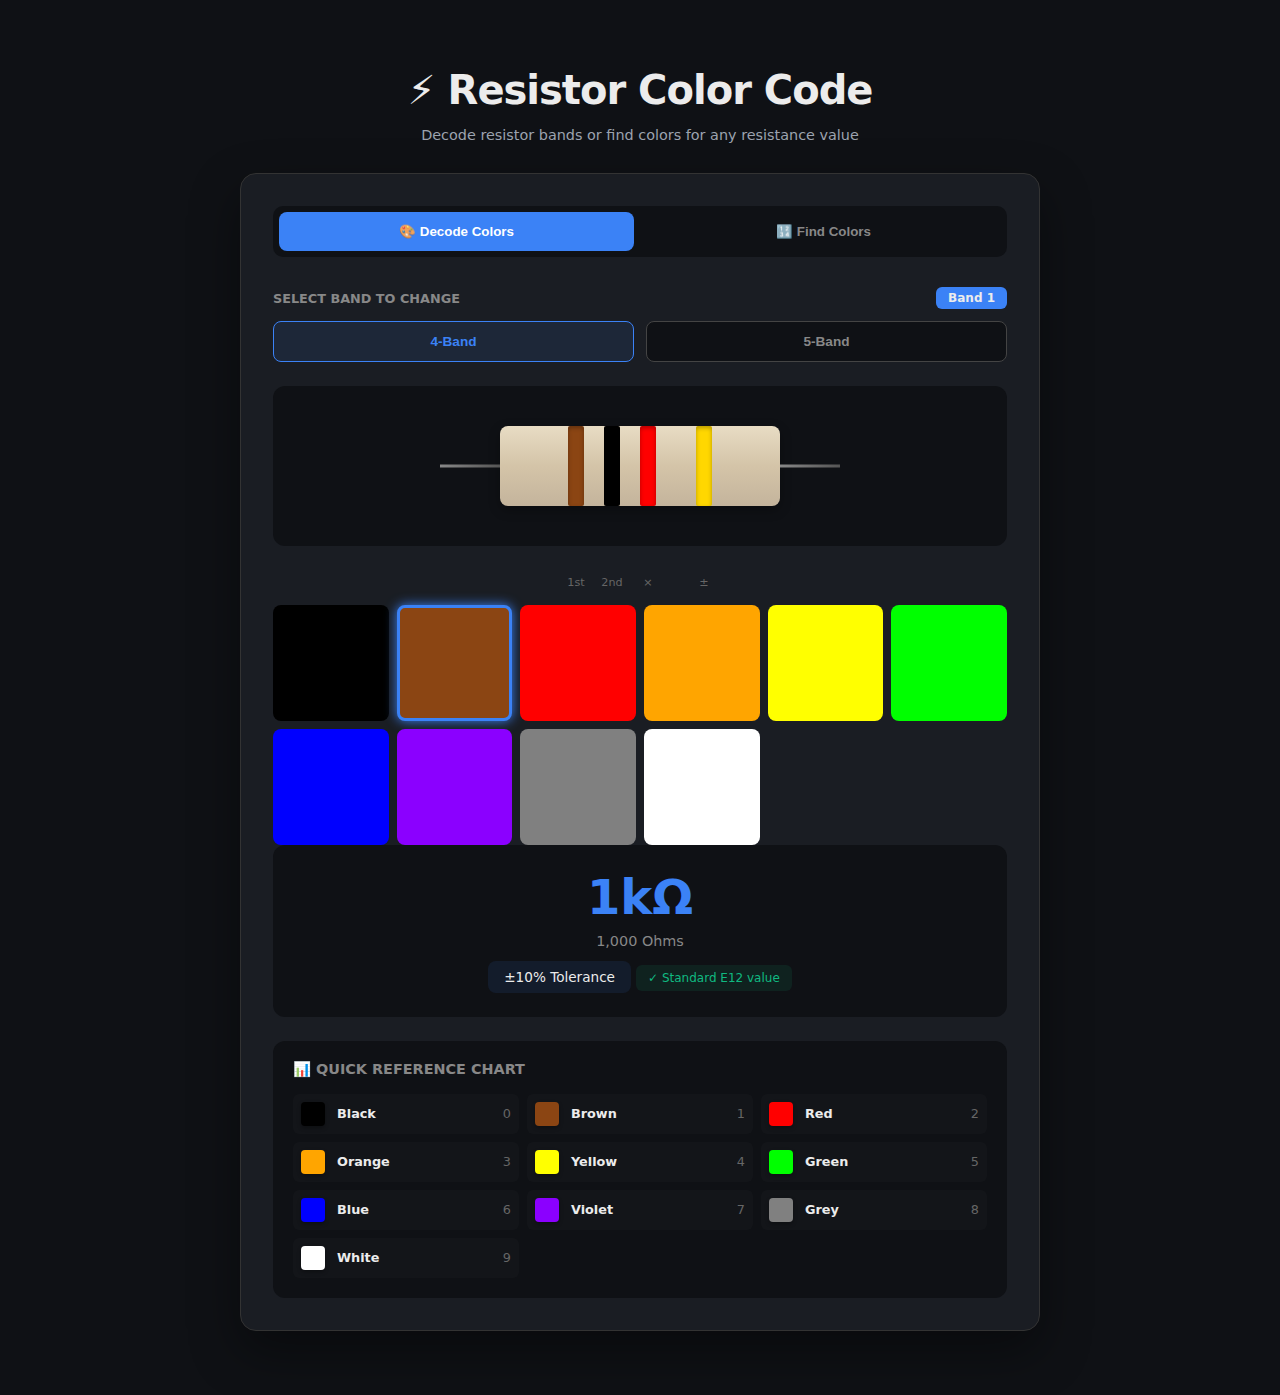
<file: tools/resistor-colours-coding/index.html>
<!DOCTYPE html>
<html lang="en">
<head>
    <meta charset="UTF-8">
    <meta name="viewport" content="width=device-width, initial-scale=1.0">
    <title>Resistor Color Code Calculator</title>
    <style>
        :root {
            --bg: #0f1115;
            --card: #1a1d23;
            --accent: #3b82f6;
            --success: #10b981;
            --text: #ececec;
            --border: #333;
            --danger: #ef4444;
            --warning: #f59e0b;
        }

        * { box-sizing: border-box; }

        body {
            font-family: 'Inter', system-ui, -apple-system, sans-serif;
            background: var(--bg);
            color: var(--text);
            display: flex;
            flex-direction: column;
            align-items: center;
            padding: 40px 20px;
            margin: 0;
            min-height: 100vh;
        }

        .container { max-width: 800px; width: 100%; }
        
        h1 {
            font-weight: 800;
            letter-spacing: -1px;
            margin-bottom: 5px;
            text-align: center;
            font-size: 2.5rem;
        }
        
        .subtitle {
            color: #9ca3af;
            text-align: center;
            font-size: 0.9rem;
            margin-bottom: 30px;
        }

        .tool-card {
            background: var(--card);
            padding: 32px;
            border-radius: 16px;
            border: 1px solid var(--border);
            box-shadow: 0 20px 50px rgba(0,0,0,0.4);
            margin-bottom: 24px;
        }

        /* Mode Toggle */
        .mode-toggle {
            display: flex;
            gap: 12px;
            margin-bottom: 30px;
            background: #0f1115;
            padding: 6px;
            border-radius: 10px;
        }

        .mode-btn {
            flex: 1;
            padding: 12px;
            border: none;
            background: transparent;
            color: #888;
            border-radius: 8px;
            font-weight: 600;
            cursor: pointer;
            transition: all 0.2s;
        }

        .mode-btn.active {
            background: var(--accent);
            color: white;
        }

        /* Resistor Visual */
        .resistor-display {
            background: #0f1115;
            padding: 40px;
            border-radius: 12px;
            margin-bottom: 30px;
            display: flex;
            justify-content: center;
            align-items: center;
        }

        .resistor-body {
            position: relative;
            width: 280px;
            height: 80px;
            background: linear-gradient(180deg, #e8dcc4 0%, #d4c4a8 50%, #c4b49c 100%);
            border-radius: 8px;
            display: flex;
            align-items: center;
            justify-content: center;
            box-shadow: 0 4px 12px rgba(0,0,0,0.3);
        }

        .resistor-lead {
            position: absolute;
            height: 3px;
            background: linear-gradient(90deg, #888, #555);
            top: 50%;
            transform: translateY(-50%);
        }

        .resistor-lead.left {
            right: 100%;
            width: 60px;
        }

        .resistor-lead.right {
            left: 100%;
            width: 60px;
        }

        .bands-container {
            display: flex;
            gap: 20px;
            height: 100%;
            align-items: center;
            padding: 0 30px;
        }

        .band {
            width: 16px;
            height: 100%;
            border-radius: 2px;
            cursor: pointer;
            transition: all 0.2s;
            box-shadow: inset 0 2px 4px rgba(0,0,0,0.3);
        }

        .band:hover {
            transform: scaleX(1.2);
            box-shadow: 0 0 8px rgba(255,255,255,0.3);
        }

        .band.tolerance {
            margin-left: 20px;
        }

        /* Band Labels */
        .band-labels {
            display: flex;
            justify-content: center;
            gap: 20px;
            margin-top: 12px;
            font-size: 0.7rem;
            color: #666;
            text-align: center;
        }

        .band-label {
            width: 16px;
            display: flex;
            flex-direction: column;
            align-items: center;
        }

        .band-label.tolerance {
            margin-left: 20px;
        }

        /* Result Display */
        .result-box {
            background: #0f1115;
            padding: 24px;
            border-radius: 12px;
            text-align: center;
            margin-bottom: 24px;
        }

        .result-value {
            font-size: 3rem;
            font-weight: 800;
            color: var(--accent);
            margin-bottom: 8px;
        }

        .result-details {
            color: #888;
            font-size: 0.9rem;
        }

        .result-tolerance {
            margin-top: 12px;
            padding: 8px 16px;
            background: rgba(59, 130, 246, 0.1);
            border-radius: 8px;
            display: inline-block;
            font-size: 0.85rem;
        }

        .standard-indicator {
            margin-top: 8px;
            padding: 6px 12px;
            background: rgba(16, 185, 129, 0.1);
            border-radius: 6px;
            font-size: 0.75rem;
            color: var(--success);
            display: inline-block;
        }

        .standard-indicator.non-standard {
            background: rgba(245, 158, 11, 0.1);
            color: var(--warning);
        }

        /* Color Picker Grid */
        .color-picker {
            display: grid;
            grid-template-columns: repeat(6, 1fr);
            gap: 8px;
            margin-top: 16px;
        }

        .color-option {
            aspect-ratio: 1;
            border-radius: 8px;
            cursor: pointer;
            border: 3px solid transparent;
            transition: all 0.2s;
            position: relative;
        }

        .color-option:hover {
            transform: scale(1.1);
            border-color: rgba(255,255,255,0.3);
        }

        .color-option.selected {
            border-color: var(--accent);
            box-shadow: 0 0 12px var(--accent);
        }

        .color-option.disabled {
            opacity: 0.25;
            pointer-events: none;
        }

        /* Band Selector */
        .band-selector {
            margin-bottom: 24px;
        }

        .band-selector-header {
            display: flex;
            justify-content: space-between;
            align-items: center;
            margin-bottom: 12px;
        }

        .band-selector-title {
            font-size: 0.8rem;
            color: #888;
            font-weight: 600;
            text-transform: uppercase;
        }

        .current-band-indicator {
            padding: 4px 12px;
            background: var(--accent);
            border-radius: 6px;
            font-size: 0.75rem;
            font-weight: 600;
        }

        /* Encode Mode */
        .encode-section {
            display: none;
        }

        .encode-section.active {
            display: block;
        }

        .decode-section {
            display: block;
        }

        .value-input-group {
            margin-bottom: 20px;
        }

        .input-box {
            width: 100%;
            background: #0f1115;
            border: 1px solid #444;
            color: var(--accent);
            padding: 16px;
            border-radius: 8px;
            font-weight: bold;
            font-size: 1.2rem;
            outline: none;
        }

        .input-label {
            font-size: 0.7rem;
            color: #888;
            font-weight: 600;
            text-transform: uppercase;
            margin-bottom: 8px;
        }

        .bands-selector {
            display: flex;
            gap: 12px;
            margin-bottom: 20px;
        }

        .band-type-btn {
            flex: 1;
            padding: 12px;
            background: #0f1115;
            border: 1px solid #444;
            color: #888;
            border-radius: 8px;
            font-weight: 600;
            cursor: pointer;
            transition: all 0.2s;
            font-size: 0.85rem;
        }

        .band-type-btn.active {
            border-color: var(--accent);
            color: var(--accent);
            background: rgba(59, 130, 246, 0.1);
        }

        /* Reference Chart */
        .reference-chart {
            background: #0f1115;
            padding: 20px;
            border-radius: 12px;
            margin-top: 24px;
        }

        .chart-title {
            font-size: 0.9rem;
            font-weight: 600;
            margin-bottom: 16px;
            color: #888;
            text-transform: uppercase;
        }

        .chart-grid {
            display: grid;
            grid-template-columns: repeat(auto-fit, minmax(200px, 1fr));
            gap: 8px;
        }

        .chart-row {
            display: flex;
            align-items: center;
            gap: 12px;
            padding: 8px;
            background: rgba(255,255,255,0.02);
            border-radius: 6px;
        }

        .chart-color {
            width: 24px;
            height: 24px;
            border-radius: 4px;
            box-shadow: 0 2px 4px rgba(0,0,0,0.3);
        }

        .chart-info {
            flex: 1;
            display: flex;
            justify-content: space-between;
            font-size: 0.8rem;
        }

        .chart-color-name {
            font-weight: 600;
        }

        .chart-value {
            color: #666;
        }
    </style>
</head>
<body>

<div class="container">
    <h1>⚡ Resistor Color Code</h1>
    <p class="subtitle">Decode resistor bands or find colors for any resistance value</p>

    <div class="tool-card">
        <div class="mode-toggle">
            <button class="mode-btn active" id="decodeBtn">🎨 Decode Colors</button>
            <button class="mode-btn" id="encodeBtn">🔢 Find Colors</button>
        </div>

        <!-- Decode Mode -->
        <div class="decode-section" id="decodeSection">
            <div class="band-selector">
                <div class="band-selector-header">
                    <span class="band-selector-title">Select Band to Change</span>
                    <span class="current-band-indicator" id="currentBandName">Band 1</span>
                </div>
                <div class="bands-selector">
                    <button class="band-type-btn active" id="fourBandBtn">4-Band</button>
                    <button class="band-type-btn" id="fiveBandBtn">5-Band</button>
                </div>
            </div>

            <div class="resistor-display">
                <div class="resistor-body">
                    <div class="resistor-lead left"></div>
                    <div class="resistor-lead right"></div>
                    <div class="bands-container" id="bandsContainer">
                        <div class="band" data-band="0" style="background: #8B4513"></div>
                        <div class="band" data-band="1" style="background: #000000"></div>
                        <div class="band" data-band="2" style="background: #FF0000"></div>
                        <div class="band tolerance" data-band="3" style="background: #FFD700"></div>
                    </div>
                </div>
            </div>

            <div class="band-labels" id="bandLabels">
                <div class="band-label">1st</div>
                <div class="band-label">2nd</div>
                <div class="band-label">×</div>
                <div class="band-label tolerance">±</div>
            </div>

            <div class="color-picker" id="colorPicker"></div>

            <div class="result-box">
                <div class="result-value" id="resultValue">10kΩ</div>
                <div class="result-details" id="resultDetails">10,000 Ohms</div>
                <div class="result-tolerance" id="resultTolerance">±5% Tolerance</div>
                <div class="standard-indicator" id="standardIndicator"></div>
            </div>
        </div>

        <!-- Encode Mode -->
        <div class="encode-section" id="encodeSection">
            <div class="input-label">Enter Resistance Value</div>
            <div class="value-input-group">
                <input type="text" id="resistanceInput" class="input-box" placeholder="e.g., 4.7k, 1M, 470">
            </div>

            <div class="input-label">Resistor Series (Tolerance)</div>
            <div class="bands-selector">
                <button class="band-type-btn" id="e12Btn">E12 (±10%)</button>
                <button class="band-type-btn active" id="e24Btn">E24 (±5%)</button>
                <button class="band-type-btn" id="e96Btn">E96 (±1%)</button>
            </div>

            <div class="resistor-display">
                <div class="resistor-body">
                    <div class="resistor-lead left"></div>
                    <div class="resistor-lead right"></div>
                    <div class="bands-container" id="encodeBandsContainer">
                        <div class="band" style="background: #CCCCCC"></div>
                        <div class="band" style="background: #CCCCCC"></div>
                        <div class="band" style="background: #CCCCCC"></div>
                        <div class="band tolerance" style="background: #FFD700"></div>
                    </div>
                </div>
            </div>

            <div class="result-box">
                <div class="result-details" id="encodeInstruction">Enter a value to see the color bands</div>
            </div>
        </div>

        <!-- Reference Chart -->
        <div class="reference-chart">
            <div class="chart-title">📊 Quick Reference Chart</div>
            <div class="chart-grid" id="referenceChart"></div>
        </div>
    </div>
</div>

<script>
const E_SERIES = {
    E12: {
        tolerance: 10,
        values: [1.0, 1.2, 1.5, 1.8, 2.2, 2.7, 3.3, 3.9, 4.7, 5.6, 6.8, 8.2]
    },
    E24: {
        tolerance: 5,
        values: [
            1.0, 1.1, 1.2, 1.3, 1.5, 1.6, 1.8, 2.0,
            2.2, 2.4, 2.7, 3.0, 3.3, 3.6, 3.9, 4.3,
            4.7, 5.1, 5.6, 6.2, 6.8, 7.5, 8.2, 9.1
        ]
    },
    E96: {
        tolerance: 1,
        values: [
            1.00, 1.02, 1.05, 1.07, 1.10, 1.13, 1.15, 1.18,
            1.21, 1.24, 1.27, 1.30, 1.33, 1.37, 1.40, 1.43,
            1.47, 1.50, 1.54, 1.58, 1.62, 1.65, 1.69, 1.74,
            1.78, 1.82, 1.87, 1.91, 1.96, 2.00, 2.05, 2.10,
            2.15, 2.21, 2.26, 2.32, 2.37, 2.43, 2.49, 2.55,
            2.61, 2.67, 2.74, 2.80, 2.87, 2.94, 3.01, 3.09,
            3.16, 3.24, 3.32, 3.40, 3.48, 3.57, 3.65, 3.74,
            3.83, 3.92, 4.02, 4.12, 4.22, 4.32, 4.42, 4.53,
            4.64, 4.75, 4.87, 4.99, 5.11, 5.23, 5.36, 5.49,
            5.62, 5.76, 5.90, 6.04, 6.19, 6.34, 6.49, 6.65,
            6.81, 6.98, 7.15, 7.32, 7.50, 7.68, 7.87, 8.06,
            8.25, 8.45, 8.66, 8.87, 9.09, 9.31, 9.53, 9.76
        ]
    }
};

const colorData = {
    digit: [
        { name: 'Black', color: '#000000', value: 0 },
        { name: 'Brown', color: '#8B4513', value: 1 },
        { name: 'Red', color: '#FF0000', value: 2 },
        { name: 'Orange', color: '#FFA500', value: 3 },
        { name: 'Yellow', color: '#FFFF00', value: 4 },
        { name: 'Green', color: '#00FF00', value: 5 },
        { name: 'Blue', color: '#0000FF', value: 6 },
        { name: 'Violet', color: '#8B00FF', value: 7 },
        { name: 'Grey', color: '#808080', value: 8 },
        { name: 'White', color: '#FFFFFF', value: 9 }
    ],
    multiplier: [
        { name: 'Black', color: '#000000', value: 1, display: '×1' },
        { name: 'Brown', color: '#8B4513', value: 10, display: '×10' },
        { name: 'Red', color: '#FF0000', value: 100, display: '×100' },
        { name: 'Orange', color: '#FFA500', value: 1000, display: '×1k' },
        { name: 'Yellow', color: '#FFFF00', value: 10000, display: '×10k' },
        { name: 'Green', color: '#00FF00', value: 100000, display: '×100k' },
        { name: 'Blue', color: '#0000FF', value: 1000000, display: '×1M' },
        { name: 'Violet', color: '#8B00FF', value: 10000000, display: '×10M' },
        { name: 'Grey', color: '#808080', value: 100000000, display: '×100M' },
        { name: 'White', color: '#FFFFFF', value: 1000000000, display: '×1G' },
        { name: 'Gold', color: '#FFD700', value: 0.1, display: '×0.1' },
        { name: 'Silver', color: '#C0C0C0', value: 0.01, display: '×0.01' }
    ],
    tolerance: [
        { name: 'Brown', color: '#8B4513', value: 1 },
        { name: 'Red', color: '#FF0000', value: 2 },
        { name: 'Green', color: '#00FF00', value: 0.5 },
        { name: 'Blue', color: '#0000FF', value: 0.25 },
        { name: 'Violet', color: '#8B00FF', value: 0.1 },
        { name: 'Grey', color: '#808080', value: 0.05 },
        { name: 'Gold', color: '#FFD700', value: 5 },
        { name: 'Silver', color: '#C0C0C0', value: 10 }
    ]
};

let currentBandIndex = 0;
let isFiveBand = false;
let selectedBands = [1, 0, 2, 7]; // Default: Brown, Black, Red, Gold (10kΩ ±5%)
let selectedSeries = 'E24'; // default (±5%)

// Initialize
function init() {
    renderColorPicker();
    renderReferenceChart();
    setupEventListeners();
    updateDisplay();
}

function setupEventListeners() {
    // Mode toggle
    document.getElementById('decodeBtn').onclick = () => switchMode('decode');
    document.getElementById('encodeBtn').onclick = () => switchMode('encode');
    
    // Band type
    document.getElementById('fourBandBtn').onclick = () => setBandType(false);
    document.getElementById('fiveBandBtn').onclick = () => setBandType(true);
    
    // E-series selection
    document.getElementById('e12Btn').onclick = () => setESeries('E12');
    document.getElementById('e24Btn').onclick = () => setESeries('E24');
    document.getElementById('e96Btn').onclick = () => setESeries('E96');
    
    // Band selection
    document.querySelectorAll('.band').forEach((band, idx) => {
        band.onclick = () => selectBand(idx);
    });
    
    // Encode input
    document.getElementById('resistanceInput').oninput = (e) => {
        encodeResistance(e.target.value);
    };
}

function switchMode(mode) {
    const decodeBtn = document.getElementById('decodeBtn');
    const encodeBtn = document.getElementById('encodeBtn');
    const decodeSection = document.getElementById('decodeSection');
    const encodeSection = document.getElementById('encodeSection');
    
    if (mode === 'decode') {
        decodeBtn.classList.add('active');
        encodeBtn.classList.remove('active');
        decodeSection.style.display = 'block';
        encodeSection.style.display = 'none';
    } else {
        encodeBtn.classList.add('active');
        decodeBtn.classList.remove('active');
        encodeSection.style.display = 'block';
        decodeSection.style.display = 'none';
    }
}

function setBandType(fiveBand) {
    isFiveBand = fiveBand;
    
    document.getElementById('fourBandBtn').classList.toggle('active', !fiveBand);
    document.getElementById('fiveBandBtn').classList.toggle('active', fiveBand);
    
    if (fiveBand) {
        selectedBands = [1, 0, 0, 2, 7]; // 10kΩ in 5-band
    } else {
        selectedBands = [1, 0, 2, 7]; // 10kΩ in 4-band
    }
    
    currentBandIndex = 0;
    renderBands();
    updateDisplay();
    renderColorPicker();
}

function setESeries(series) {
    selectedSeries = series;
    
    // Update button states
    document.getElementById('e12Btn').classList.toggle('active', series === 'E12');
    document.getElementById('e24Btn').classList.toggle('active', series === 'E24');
    document.getElementById('e96Btn').classList.toggle('active', series === 'E96');
    
    // Re-encode if there's input
    const input = document.getElementById('resistanceInput').value;
    if (input) {
        encodeResistance(input);
    }
}

function selectBand(index) {
    currentBandIndex = index;
    renderColorPicker();
    
    document.querySelectorAll('.band').forEach((b, i) => {
        b.style.border = i === index ? '3px solid var(--accent)' : 'none';
    });
    
    const bandNames = isFiveBand 
        ? ['Band 1 (1st Digit)', 'Band 2 (2nd Digit)', 'Band 3 (3rd Digit)', 'Multiplier', 'Tolerance']
        : ['Band 1 (1st Digit)', 'Band 2 (2nd Digit)', 'Multiplier', 'Tolerance'];
    
    document.getElementById('currentBandName').textContent = bandNames[index];
}

function snapToESeries(value, seriesKey) {
    const { values } = E_SERIES[seriesKey];
    const decade = Math.pow(10, Math.floor(Math.log10(value)));
    const normalized = value / decade;
    
    let closest = values[0];
    let minDiff = Infinity;
    
    for (const v of values) {
        const diff = Math.abs(normalized - v);
        if (diff < minDiff) {
            minDiff = diff;
            closest = v;
        }
    }
    
    return closest * decade;
}

function isStandardValue(value) {
    // Check if value matches any standard series
    for (const series of ['E12', 'E24', 'E96']) {
        const snapped = snapToESeries(value, series);
        if (Math.abs(value - snapped) / value < 0.001) {
            return { isStandard: true, series };
        }
    }
    return { isStandard: false };
}

function renderColorPicker() {
    const picker = document.getElementById('colorPicker');
    picker.innerHTML = '';
    
    const isToleranceBand = currentBandIndex === (isFiveBand ? 4 : 3);
    const isMultiplierBand = currentBandIndex === (isFiveBand ? 3 : 2);
    
    let colors;
    if (isToleranceBand) {
        colors = colorData.tolerance;
    } else if (isMultiplierBand) {
        colors = colorData.multiplier;
    } else {
        colors = colorData.digit;
    }
    
    colors.forEach((c, idx) => {
        const option = document.createElement('div');
        option.className = 'color-option';
        option.style.background = c.color;
        
        // Apply guardrails
        let shouldDisable = false;
        
        if (isToleranceBand) {
            // In decode mode, allow any tolerance but highlight standard ones
            // This keeps it educational without being restrictive
        }
        
        if (isMultiplierBand && isFiveBand && c.value < 1) {
            shouldDisable = true; // 5-band shouldn't use fractional multipliers
        }
        
        if (shouldDisable) {
            option.classList.add('disabled');
        }
        
        option.onclick = () => {
            if (!shouldDisable) selectColor(idx);
        };
        
        if (selectedBands[currentBandIndex] === idx) {
            option.classList.add('selected');
        }
        
        picker.appendChild(option);
    });
}

function selectColor(colorIndex) {
    selectedBands[currentBandIndex] = colorIndex;
    renderBands();
    updateDisplay();
    renderColorPicker();
}

function renderBands() {
    const container = document.getElementById('bandsContainer');
    container.innerHTML = '';
    
    const numBands = isFiveBand ? 5 : 4;
    const labels = document.getElementById('bandLabels');
    labels.innerHTML = '';
    
    selectedBands.slice(0, numBands).forEach((colorIdx, idx) => {
        const band = document.createElement('div');
        band.className = 'band';
        band.dataset.band = idx;
        
        const isToleranceBand = idx === numBands - 1;
        if (isToleranceBand) {
            band.classList.add('tolerance');
            band.style.background = colorData.tolerance[colorIdx].color;
        } else if (idx === numBands - 2) {
            band.style.background = colorData.multiplier[colorIdx].color;
        } else {
            band.style.background = colorData.digit[colorIdx].color;
        }
        
        band.onclick = () => selectBand(idx);
        container.appendChild(band);
        
        // Labels
        const label = document.createElement('div');
        label.className = 'band-label';
        if (isToleranceBand) label.classList.add('tolerance');
        
        if (isFiveBand) {
            label.textContent = ['1st', '2nd', '3rd', '×', '±'][idx];
        } else {
            label.textContent = ['1st', '2nd', '×', '±'][idx];
        }
        labels.appendChild(label);
    });
}

function calculateResistance() {
    let value;
    
    if (isFiveBand) {
        const d1 = colorData.digit[selectedBands[0]].value;
        const d2 = colorData.digit[selectedBands[1]].value;
        const d3 = colorData.digit[selectedBands[2]].value;
        const mult = colorData.multiplier[selectedBands[3]].value;
        value = (d1 * 100 + d2 * 10 + d3) * mult;
    } else {
        const d1 = colorData.digit[selectedBands[0]].value;
        const d2 = colorData.digit[selectedBands[1]].value;
        const mult = colorData.multiplier[selectedBands[2]].value;
        value = (d1 * 10 + d2) * mult;
    }
    
    const tolIdx = isFiveBand ? 4 : 3;
    const tolerance = colorData.tolerance[selectedBands[tolIdx]].value;
    
    return { value, tolerance };
}

function formatResistance(ohms) {
    if (ohms >= 1000000) {
        return (ohms / 1000000).toFixed(2).replace(/\.?0+$/, '') + 'MΩ';
    } else if (ohms >= 1000) {
        return (ohms / 1000).toFixed(2).replace(/\.?0+$/, '') + 'kΩ';
    } else if (ohms < 1) {
        return ohms.toFixed(3) + 'Ω';
    }
    return ohms + 'Ω';
}

function updateDisplay() {
    const { value, tolerance } = calculateResistance();
    
    document.getElementById('resultValue').textContent = formatResistance(value);
    document.getElementById('resultDetails').textContent = value.toLocaleString() + ' Ohms';
    document.getElementById('resultTolerance').textContent = `±${tolerance}% Tolerance`;
    
    // Check if it's a standard value
    const standardCheck = isStandardValue(value);
    const indicator = document.getElementById('standardIndicator');
    
    if (standardCheck.isStandard) {
        indicator.textContent = `✓ Standard ${standardCheck.series} value`;
        indicator.className = 'standard-indicator';
        indicator.style.display = 'inline-block';
    } else {
        indicator.textContent = '⚠ Non-standard value';
        indicator.className = 'standard-indicator non-standard';
        indicator.style.display = 'inline-block';
    }
}

// Encode mode
function encodeResistance(input) {
    const instruction = document.getElementById('encodeInstruction');
    instruction.style.color = '';
    input = input.toUpperCase().trim();
    
    if (!input) {
        instruction.textContent = 'Enter a value to see the color bands';
        return;
    }
    
    let value =
        input.includes('M') ? parseFloat(input) * 1e6 :
        input.includes('K') ? parseFloat(input) * 1e3 :
        parseFloat(input);
    
    if (!isFinite(value) || value <= 0) {
        encodeError('Invalid resistance value');
        return;
    }
    
    // Snap to E-series
    const snapped = snapToESeries(value, selectedSeries);
    const wasAdjusted = Math.abs(value - snapped) / value > 0.001;
    
    // Auto-switch to 5-band for E96
    if (selectedSeries === 'E96' && !isFiveBand) {
        setBandType(true);
    }
    
    const decade = Math.pow(10, Math.floor(Math.log10(snapped)));
    const norm = snapped / decade;
    
    const digits = isFiveBand
        ? Math.round(norm * 100).toString().padStart(3, '0').split('').map(Number)
        : Math.round(norm * 10).toString().padStart(2, '0').split('').map(Number);
    
    const multiplier = isFiveBand ? decade / 100 : decade / 10;
    const multIdx = colorData.multiplier.findIndex(m => m.value === multiplier);
    
    if (multIdx === -1) {
        encodeError('Value not representable with color bands');
        return;
    }
    
    renderEncodeBands(digits, multIdx);
    
    if (wasAdjusted) {
        instruction.textContent = 
            `${formatResistance(value)} → ${formatResistance(snapped)} (${selectedSeries}, ±${E_SERIES[selectedSeries].tolerance}%)`;
        instruction.style.color = 'var(--warning)';
    } else {
        instruction.textContent = 
            `Standard value: ${formatResistance(snapped)} (${selectedSeries}, ±${E_SERIES[selectedSeries].tolerance}%)`;
        instruction.style.color = 'var(--success)';
    }
}

function renderEncodeBands(digits, multIdx) {
    const container = document.getElementById('encodeBandsContainer');
    container.innerHTML = '';
    
    const tolColor =
        selectedSeries === 'E12' ? '#C0C0C0' : // ±10% Silver
        selectedSeries === 'E24' ? '#FFD700' : // ±5% Gold
        '#8B4513'; // ±1% Brown
    
    digits.forEach(d => {
        const band = document.createElement('div');
        band.className = 'band';
        band.style.background = colorData.digit[d].color;
        container.appendChild(band);
    });
    
    const multBand = document.createElement('div');
    multBand.className = 'band';
    multBand.style.background = colorData.multiplier[multIdx].color;
    container.appendChild(multBand);
    
    const tolBand = document.createElement('div');
    tolBand.className = 'band tolerance';
    tolBand.style.background = tolColor;
    container.appendChild(tolBand);
}

function encodeError(msg) {
    document.getElementById('encodeInstruction').textContent = msg;
    document.getElementById('encodeInstruction').style.color = 'var(--danger)';
}

function renderReferenceChart() {
    const chart = document.getElementById('referenceChart');
    
    colorData.digit.forEach(c => {
        const row = document.createElement('div');
        row.className = 'chart-row';
        row.innerHTML = `
            <div class="chart-color" style="background: ${c.color}"></div>
            <div class="chart-info">
                <span class="chart-color-name">${c.name}</span>
                <span class="chart-value">${c.value}</span>
            </div>
        `;
        chart.appendChild(row);
    });
}

init();
</script>

</body>
</html>
</file>
